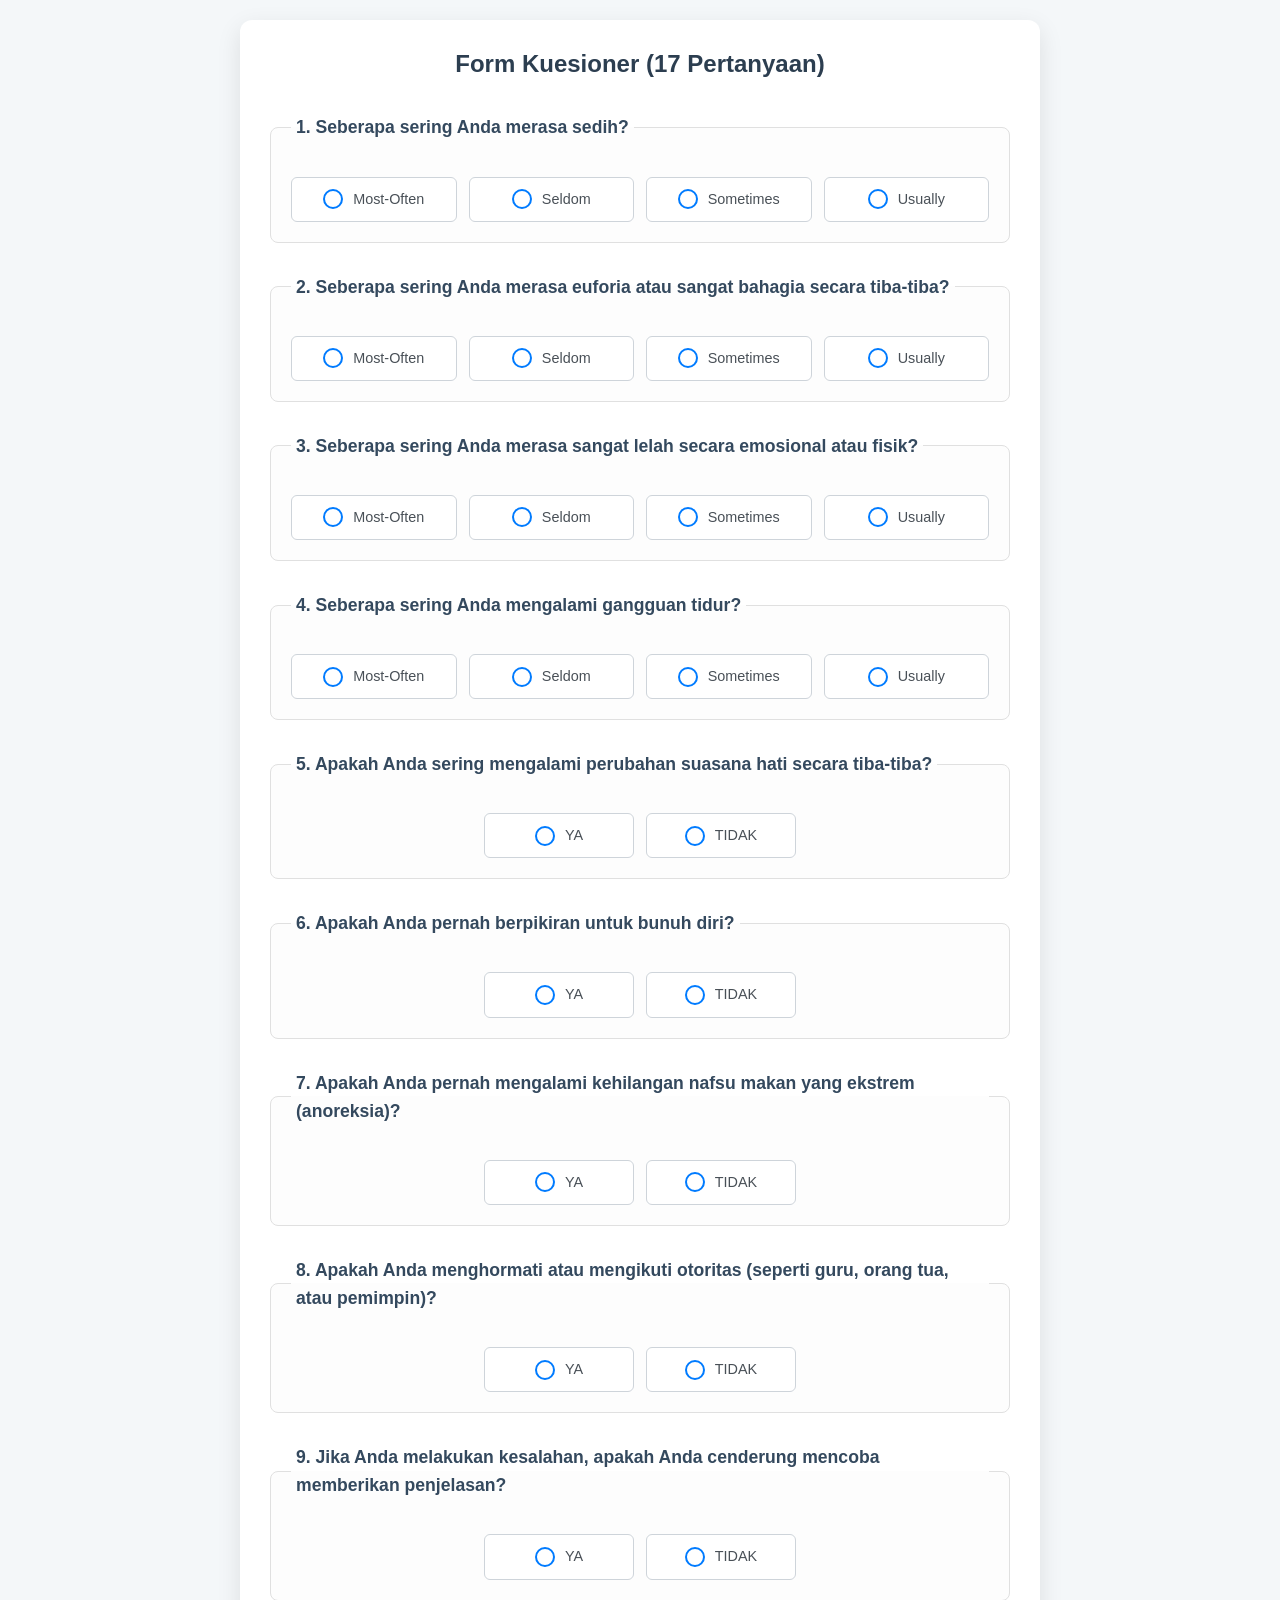
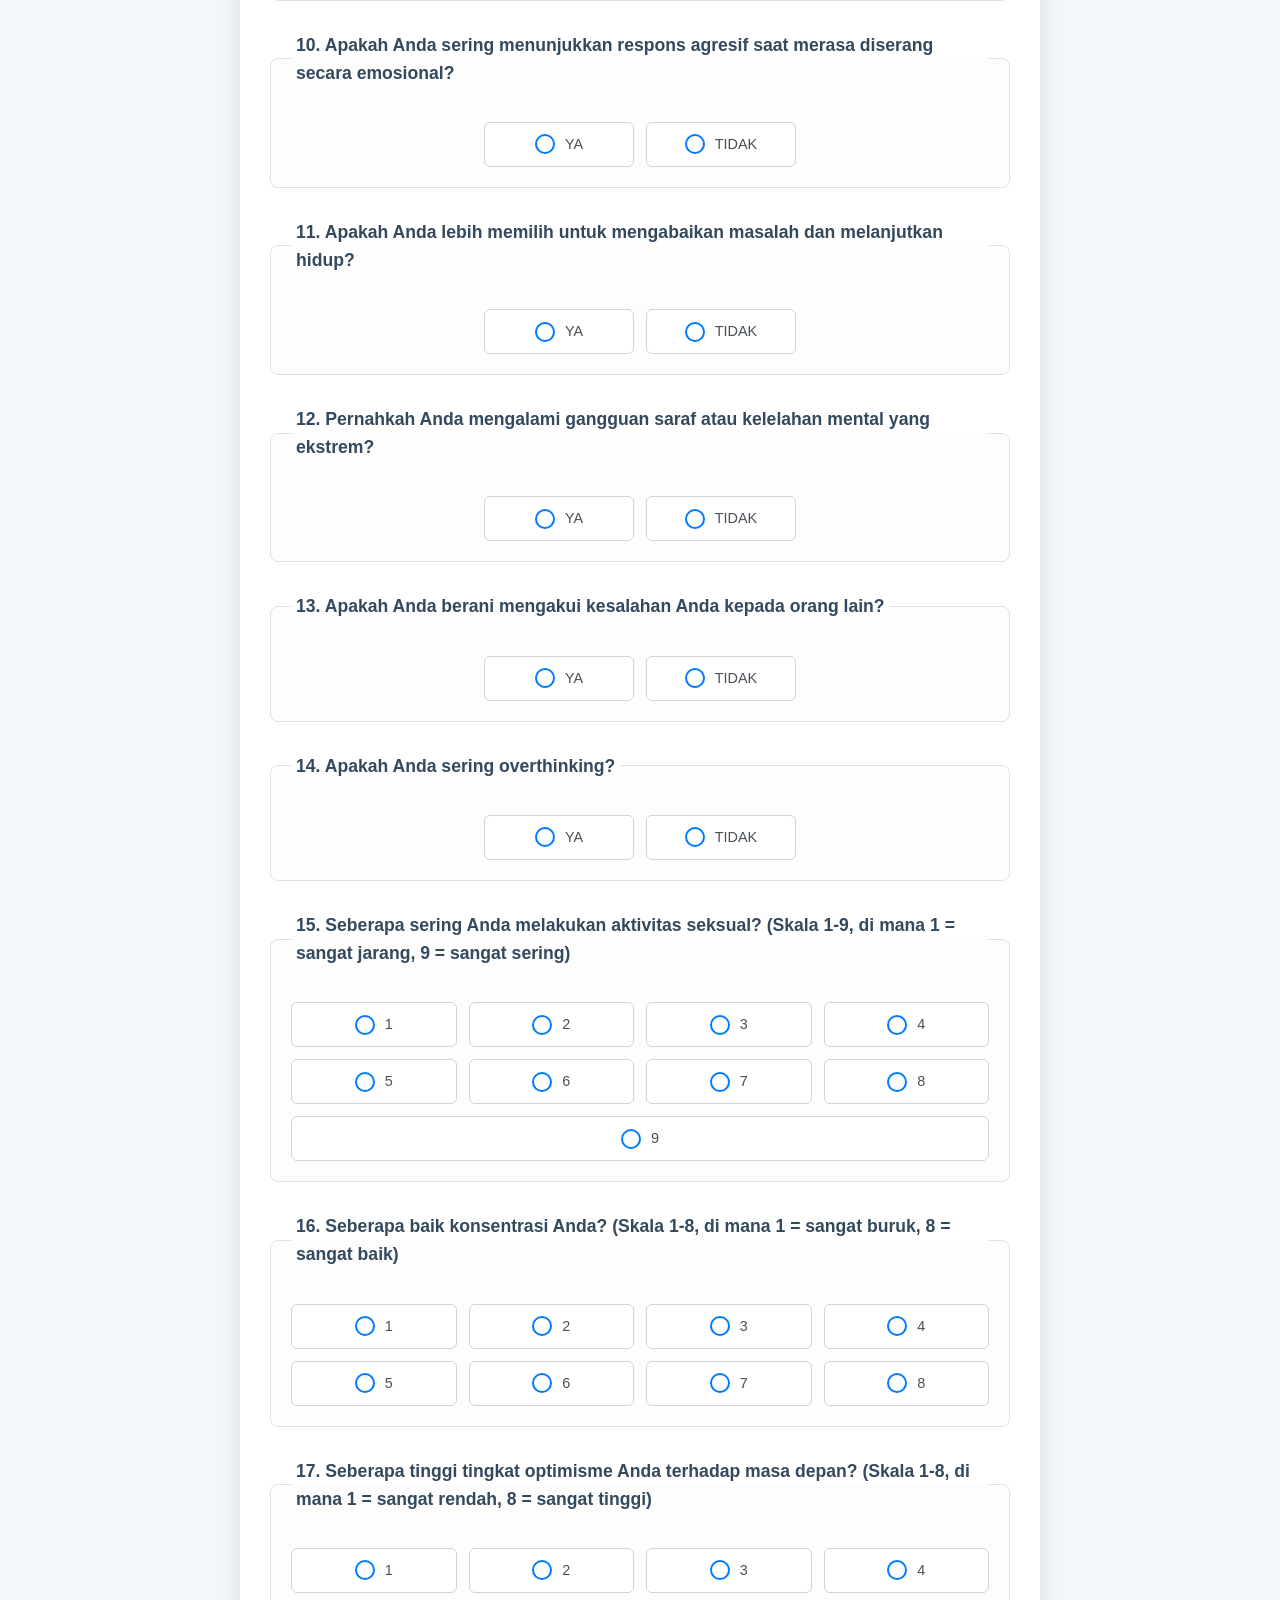
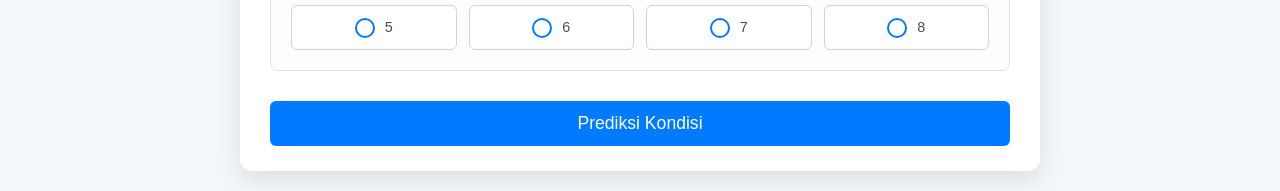
<file: index.html>
<!DOCTYPE html>
<html lang="id">
<head>
  <meta charset="UTF-8">
  <meta name="viewport" content="width=device-width, initial-scale=1.0">
  <title>Kuesioner Klasifikasi Kondisi</title>
  <!-- Asumsi style.css ada dan sudah benar -->
  <link rel="stylesheet" href="style.css">
  <style>
    /* Tambahan CSS sederhana untuk memastikan elemen hasil terlihat jika style.css tidak lengkap */
    .hidden { display: none; }
    #resultContainer { margin-top: 20px; padding: 15px; border: 1px solid #ccc; background-color: #f9f9f9; border-radius: 5px; }
    #resultText { font-weight: bold; }
    .loading { color: #007bff; }
    .error { color: red; }
  </style>
</head>
<body>
  <div class="container">
    <h2>Form Kuesioner (17 Pertanyaan)</h2>
    <form id="predictForm">
      <fieldset class="question-group">
        <legend>1. Seberapa sering Anda merasa sedih?</legend>
        <div class="options-container">
          <label><input type="radio" name="Sadness" value="0" required><span class="option-text">Most-Often</span></label>
          <label><input type="radio" name="Sadness" value="1"><span class="option-text">Seldom</span></label>
          <label><input type="radio" name="Sadness" value="2"><span class="option-text">Sometimes</span></label>
          <label><input type="radio" name="Sadness" value="3"><span class="option-text">Usually</span></label>
        </div>
      </fieldset>

      <fieldset class="question-group">
        <legend>2. Seberapa sering Anda merasa euforia atau sangat bahagia secara tiba-tiba?</legend>
        <div class="options-container">
          <label><input type="radio" name="Euphoric" value="0" required><span class="option-text">Most-Often</span></label>
          <label><input type="radio" name="Euphoric" value="1"><span class="option-text">Seldom</span></label>
          <label><input type="radio" name="Euphoric" value="2"><span class="option-text">Sometimes</span></label>
          <label><input type="radio" name="Euphoric" value="3"><span class="option-text">Usually</span></label>
        </div>
      </fieldset>

      <fieldset class="question-group">
        <legend>3. Seberapa sering Anda merasa sangat lelah secara emosional atau fisik?</legend>
        <div class="options-container">
          <label><input type="radio" name="Exhausted" value="0" required><span class="option-text">Most-Often</span></label>
          <label><input type="radio" name="Exhausted" value="1"><span class="option-text">Seldom</span></label>
          <label><input type="radio" name="Exhausted" value="2"><span class="option-text">Sometimes</span></label>
          <label><input type="radio" name="Exhausted" value="3"><span class="option-text">Usually</span></label>
        </div>
      </fieldset>

      <fieldset class="question-group">
        <legend>4. Seberapa sering Anda mengalami gangguan tidur?</legend>
        <div class="options-container">
          <label><input type="radio" name="Sleep_dissorder" value="0" required><span class="option-text">Most-Often</span></label>
          <label><input type="radio" name="Sleep_dissorder" value="1"><span class="option-text">Seldom</span></label>
          <label><input type="radio" name="Sleep_dissorder" value="2"><span class="option-text">Sometimes</span></label>
          <label><input type="radio" name="Sleep_dissorder" value="3"><span class="option-text">Usually</span></label>
        </div>
      </fieldset>

      <fieldset class="question-group">
        <legend>5. Apakah Anda sering mengalami perubahan suasana hati secara tiba-tiba?</legend>
        <div class="options-container center">
          <label><input type="radio" name="Mood_Swing" value="1" required><span class="option-text">YA</span></label>
          <label><input type="radio" name="Mood_Swing" value="0"><span class="option-text">TIDAK</span></label>
        </div>
      </fieldset>

      <fieldset class="question-group">
        <legend>6. Apakah Anda pernah berpikiran untuk bunuh diri?</legend>
        <div class="options-container center">
          <label><input type="radio" name="Suicidal_thoughts" value="1" required><span class="option-text">YA</span></label>
          <label><input type="radio" name="Suicidal_thoughts" value="0"><span class="option-text">TIDAK</span></label>
        </div>
      </fieldset>

      <fieldset class="question-group">
        <legend>7. Apakah Anda pernah mengalami kehilangan nafsu makan yang ekstrem (anoreksia)?</legend>
        <div class="options-container center">
          <label><input type="radio" name="Anorxia" value="1" required><span class="option-text">YA</span></label> <!-- Typo Anorxia dipertahankan jika API dilatih dengan ini -->
          <label><input type="radio" name="Anorxia" value="0"><span class="option-text">TIDAK</span></label>
        </div>
      </fieldset>

      <fieldset class="question-group">
        <legend>8. Apakah Anda menghormati atau mengikuti otoritas (seperti guru, orang tua, atau pemimpin)?</legend>
        <div class="options-container center">
          <label><input type="radio" name="Authority_Respect" value="1" required><span class="option-text">YA</span></label>
          <label><input type="radio" name="Authority_Respect" value="0"><span class="option-text">TIDAK</span></label>
        </div>
      </fieldset>

      <fieldset class="question-group">
        <legend>9. Jika Anda melakukan kesalahan, apakah Anda cenderung mencoba memberikan penjelasan?</legend>
        <div class="options-container center">
          <label><input type="radio" name="Try_Explanation" value="1" required><span class="option-text">YA</span></label>
          <label><input type="radio" name="Try_Explanation" value="0"><span class="option-text">TIDAK</span></label>
        </div>
      </fieldset>

      <fieldset class="question-group">
        <legend>10. Apakah Anda sering menunjukkan respons agresif saat merasa diserang secara emosional?</legend>
        <div class="options-container center">
          <label><input type="radio" name="Aggressive_Response" value="1" required><span class="option-text">YA</span></label>
          <label><input type="radio" name="Aggressive_Response" value="0"><span class="option-text">TIDAK</span></label>
        </div>
      </fieldset>

      <fieldset class="question-group">
        <legend>11. Apakah Anda lebih memilih untuk mengabaikan masalah dan melanjutkan hidup?</legend>
        <div class="options-container center">
          <label><input type="radio" name="Ignore_Move_On" value="1" required><span class="option-text">YA</span></label>
          <label><input type="radio" name="Ignore_Move_On" value="0"><span class="option-text">TIDAK</span></label>
        </div>
      </fieldset>

      <fieldset class="question-group">
        <legend>12. Pernahkah Anda mengalami gangguan saraf atau kelelahan mental yang ekstrem?</legend>
        <div class="options-container center">
          <label><input type="radio" name="Nervous_Break_down" value="1" required><span class="option-text">YA</span></label>
          <label><input type="radio" name="Nervous_Break_down" value="0"><span class="option-text">TIDAK</span></label>
        </div>
      </fieldset>

      <fieldset class="question-group">
        <legend>13. Apakah Anda berani mengakui kesalahan Anda kepada orang lain?</legend>
        <div class="options-container center">
          <label><input type="radio" name="Admit_Mistakes" value="1" required><span class="option-text">YA</span></label>
          <label><input type="radio" name="Admit_Mistakes" value="0"><span class="option-text">TIDAK</span></label>
        </div>
      </fieldset>

      <fieldset class="question-group">
        <legend>14. Apakah Anda sering overthinking?</legend>
        <div class="options-container center">
          <label><input type="radio" name="Overthinking" value="1" required><span class="option-text">YA</span></label>
          <label><input type="radio" name="Overthinking" value="0"><span class="option-text">TIDAK</span></label>
        </div>
      </fieldset>

      <fieldset class="question-group">
        <legend>15. Seberapa sering Anda melakukan aktivitas seksual? (Skala 1-9, di mana 1 = sangat jarang, 9 = sangat sering)</legend>
        <div class="options-container">
          <label><input type="radio" name="Sexual_Activity" value="0" required><span class="option-text">1</span></label>
          <label><input type="radio" name="Sexual_Activity" value="1"><span class="option-text">2</span></label>
          <label><input type="radio" name="Sexual_Activity" value="2"><span class="option-text">3</span></label>
          <label><input type="radio" name="Sexual_Activity" value="3"><span class="option-text">4</span></label>
          <label><input type="radio" name="Sexual_Activity" value="4"><span class="option-text">5</span></label>
          <label><input type="radio" name="Sexual_Activity" value="5"><span class="option-text">6</span></label>
          <label><input type="radio" name="Sexual_Activity" value="6"><span class="option-text">7</span></label>
          <label><input type="radio" name="Sexual_Activity" value="7"><span class="option-text">8</span></label>
          <label><input type="radio" name="Sexual_Activity" value="8"><span class="option-text">9</span></label>
        </div>
      </fieldset>

      <fieldset class="question-group">
        <legend>16. Seberapa baik konsentrasi Anda? (Skala 1-8, di mana 1 = sangat buruk, 8 = sangat baik)</legend>
        <div class="options-container">
          <label><input type="radio" name="Concentration" value="0" required><span class="option-text">1</span></label>
          <label><input type="radio" name="Concentration" value="1"><span class="option-text">2</span></label>
          <label><input type="radio" name="Concentration" value="2"><span class="option-text">3</span></label>
          <label><input type="radio" name="Concentration" value="3"><span class="option-text">4</span></label>
          <label><input type="radio" name="Concentration" value="4"><span class="option-text">5</span></label>
          <label><input type="radio" name="Concentration" value="5"><span class="option-text">6</span></label>
          <label><input type="radio" name="Concentration" value="6"><span class="option-text">7</span></label>
          <label><input type="radio" name="Concentration" value="7"><span class="option-text">8</span></label>
        </div>
      </fieldset>

      <fieldset class="question-group">
        <legend>17. Seberapa tinggi tingkat optimisme Anda terhadap masa depan? (Skala 1-8, di mana 1 = sangat rendah, 8 = sangat tinggi)</legend>
        <div class="options-container">
          <label><input type="radio" name="Optimisim" value="0" required><span class="option-text">1</span></label> <!-- Typo Optimisim dipertahankan -->
          <label><input type="radio" name="Optimisim" value="1"><span class="option-text">2</span></label>
          <label><input type="radio" name="Optimisim" value="2"><span class="option-text">3</span></label>
          <label><input type="radio" name="Optimisim" value="3"><span class="option-text">4</span></label>
          <label><input type="radio" name="Optimisim" value="4"><span class="option-text">5</span></label>
          <label><input type="radio" name="Optimisim" value="5"><span class="option-text">6</span></label>
          <label><input type="radio" name="Optimisim" value="6"><span class="option-text">7</span></label>
          <label><input type="radio" name="Optimisim" value="7"><span class="option-text">8</span></label>
        </div>
      </fieldset>

      <button type="submit" class="submit-button">Prediksi Kondisi</button>
    </form>

    <div id="resultContainer" class="hidden">
      <p id="resultText"></p>
    </div>
  </div>

  <script>
    const form = document.getElementById("predictForm");
    const resultContainer = document.getElementById("resultContainer");
    const resultText = document.getElementById("resultText");

    // Daftar nama-nama input (sesuai dengan atribut `name` dari setiap radio button, dalam urutan yang benar)
    const orderedFeatureNames = [
      "Sadness", "Euphoric", "Exhausted", "Sleep_dissorder",
      "Mood_Swing", "Suicidal_thoughts", "Anorxia", "Authority_Respect",
      "Try_Explanation", "Aggressive_Response", "Ignore_Move_On",
      "Nervous_Break_down", "Admit_Mistakes", "Overthinking",
      "Sexual_Activity", "Concentration", "Optimisim" 
      // Pastikan ini 17 nama dan urutannya sesuai dengan yang diharapkan model API.
      // Typo seperti "Anorxia" dan "Optimisim" dipertahankan jika model dilatih dengan nama tersebut.
      // Jika tidak, sesuaikan nama ini DAN di HTML.
    ];

    form.addEventListener("submit", async (e) => {
      e.preventDefault();
      resultText.textContent = "Memproses...";
      resultText.className = 'loading'; // Tambahkan class untuk styling loading
      resultContainer.classList.remove("hidden");

      // Ambil nilai dari masing-masing input radio yang dipilih
      const features = orderedFeatureNames.map(name => {
        const selectedRadio = form.querySelector(`input[name="${name}"]:checked`);
        return selectedRadio ? parseFloat(selectedRadio.value) : NaN; // Gunakan parseFloat untuk konsistensi
      });

      // Validasi apakah semua pertanyaan telah dijawab
      if (features.some(isNaN)) {
        resultText.textContent = "Pastikan semua 17 pertanyaan telah dijawab.";
        resultText.className = 'error'; // Tambahkan class untuk styling error
        return;
      }

      console.log("Fitur yang dikirim:", features); // Untuk debugging

      try {
        const response = await fetch("https://rizaaf-klasifikasi-tf.hf.space/predict", {
          method: "POST",
          headers: {
            "Content-Type": "application/json"
          },
          body: JSON.stringify({ features: features }) // API mengharapkan objek dengan key 'features'
        });

        if (!response.ok) {
          // Coba baca detail error jika ada dari server
          let errorDetail = `Server error: ${response.status}`;
          try {
            const errorData = await response.json();
            if (errorData && errorData.detail) {
              errorDetail = `Error dari server: ${errorData.detail}`;
            }
          } catch (jsonError) {
            // Biarkan errorDetail yang sudah ada
          }
          throw new Error(errorDetail);
        }

        const data = await response.json();

        // Tampilkan hasil prediksi
        resultText.textContent = `Kondisi: ${data.kondisi}, Keyakinan: ${Math.round(data.confidence * 100)}%`;
        resultText.className = ''; // Hapus class error/loading
        
      } catch (error) {
        console.error("Error saat prediksi:", error);
        resultText.textContent = "Error: " + error.message;
        resultText.className = 'error'; // Tambahkan class untuk styling error
      }
    });
  </script>

</body>
</html>
</file>
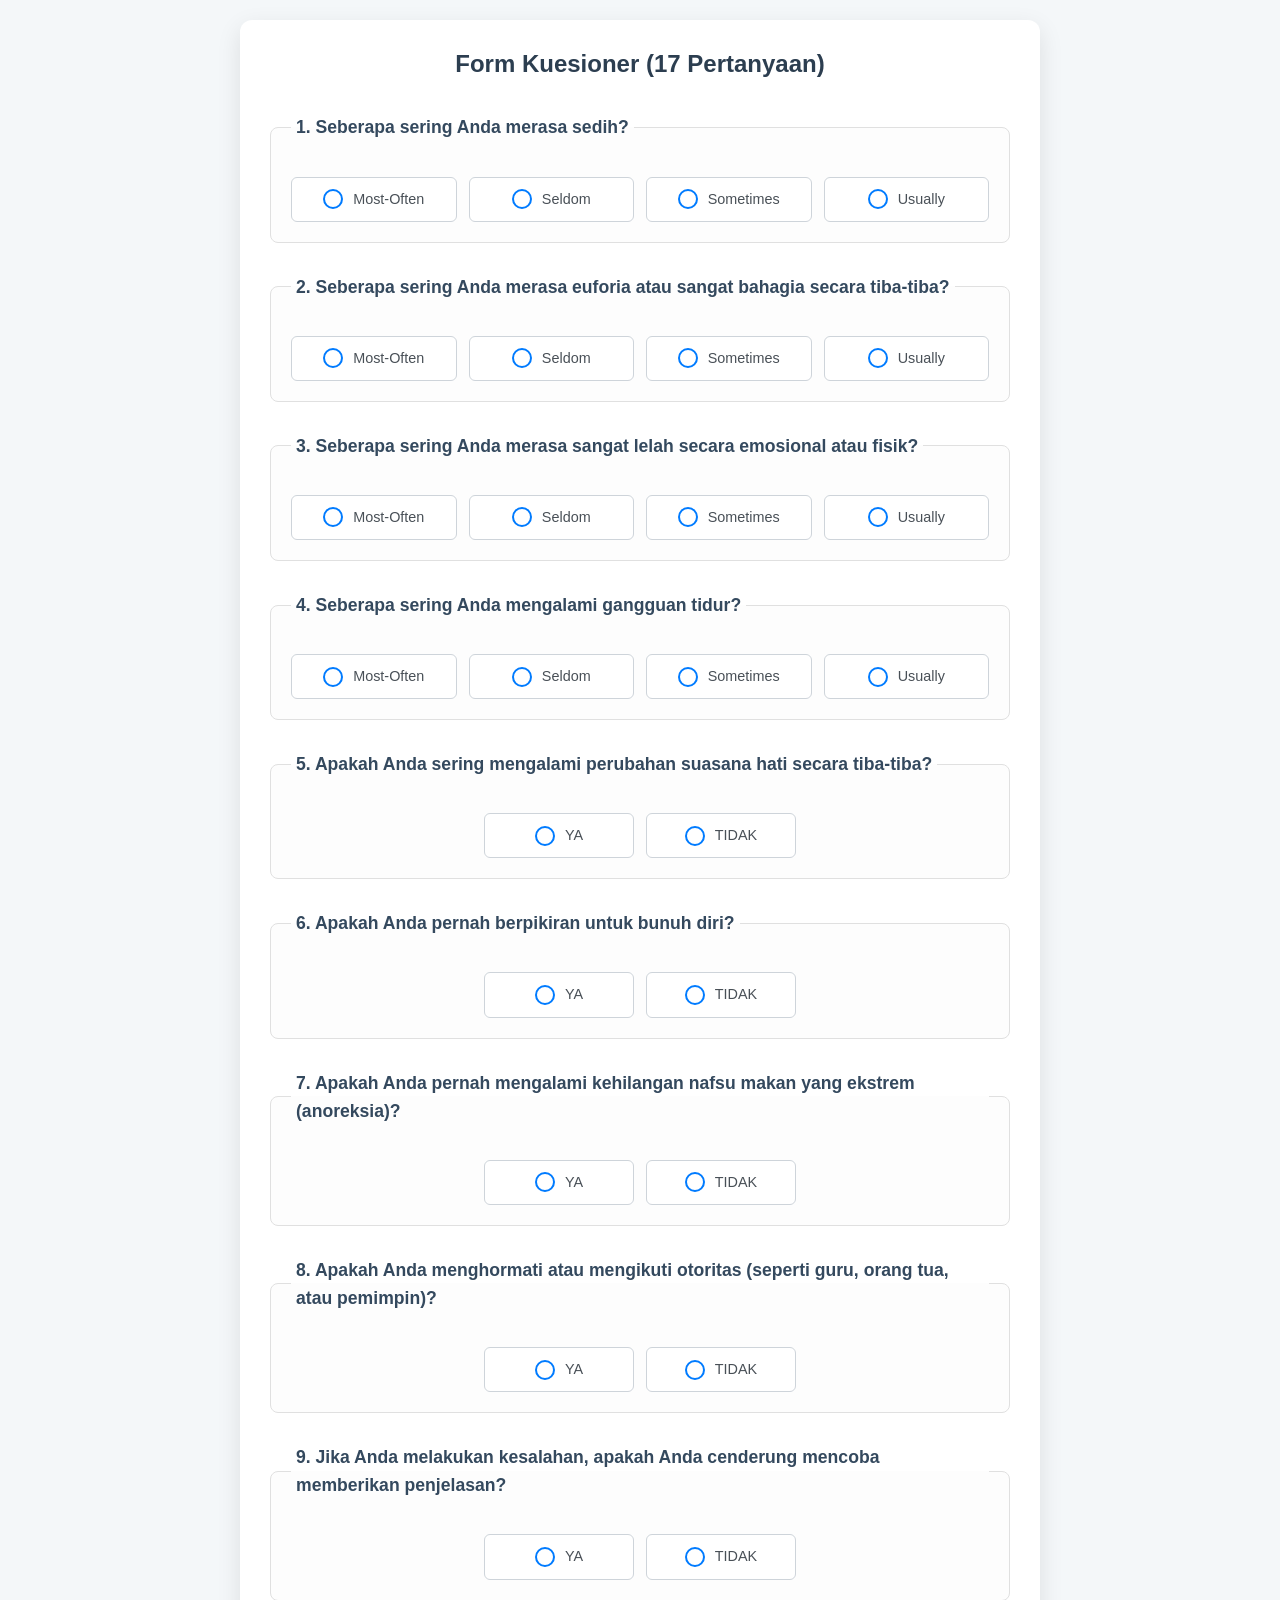
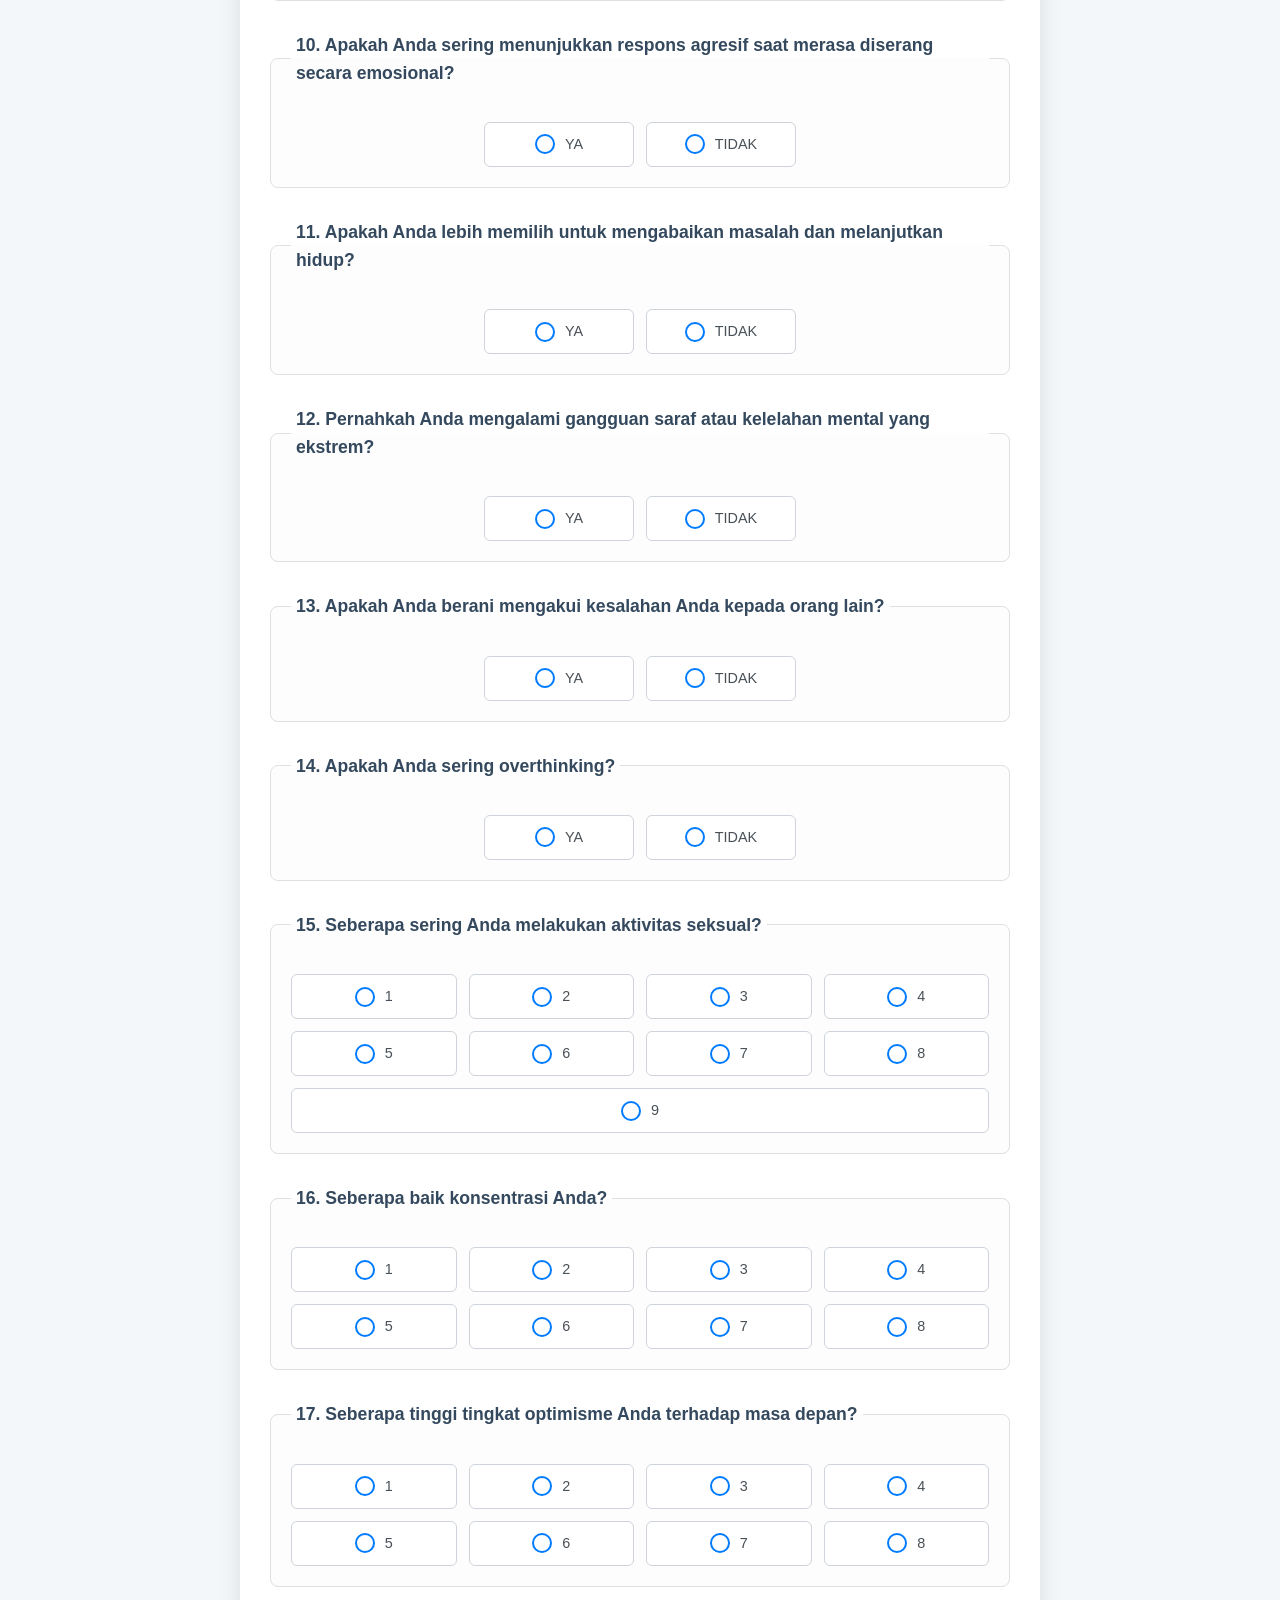
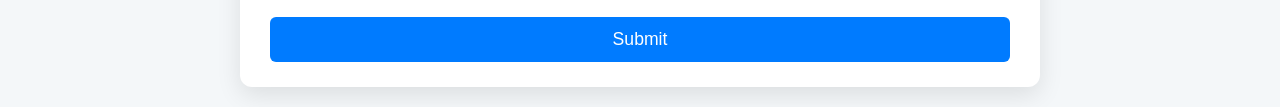
<file: tes.html>
<!DOCTYPE html>
<html lang="id">
<head>
  <meta charset="UTF-8">
  <meta name="viewport" content="width=device-width, initial-scale=1.0">
  <title>Kuesioner Klasifikasi Bipolar</title>
  <link rel="stylesheet" href="style.css">
</head>
<body>
  <div class="container">
    <h2>Form Kuesioner (17 Pertanyaan)</h2>
    <form id="predictForm">
      <fieldset class="question-group">
        <legend>1. Seberapa sering Anda merasa sedih?</legend>
        <div class="options-container">
          <label><input type="radio" name="Sadness" value="0" required><span class="option-text">Most-Often</span></label>
          <label><input type="radio" name="Sadness" value="1"><span class="option-text">Seldom</span></label>
          <label><input type="radio" name="Sadness" value="2"><span class="option-text">Sometimes</span></label>
          <label><input type="radio" name="Sadness" value="3"><span class="option-text">Usually</span></label>
        </div>
      </fieldset>

      <fieldset class="question-group">
        <legend>2. Seberapa sering Anda merasa euforia atau sangat bahagia secara tiba-tiba?</legend>
        <div class="options-container">
          <label><input type="radio" name="Euphoric" value="0" required><span class="option-text">Most-Often</span></label>
          <label><input type="radio" name="Euphoric" value="1"><span class="option-text">Seldom</span></label>
          <label><input type="radio" name="Euphoric" value="2"><span class="option-text">Sometimes</span></label>
          <label><input type="radio" name="Euphoric" value="3"><span class="option-text">Usually</span></label>
        </div>
      </fieldset>

      <fieldset class="question-group">
        <legend>3. Seberapa sering Anda merasa sangat lelah secara emosional atau fisik?</legend>
        <div class="options-container">
          <label><input type="radio" name="Exhausted" value="0" required><span class="option-text">Most-Often</span></label>
          <label><input type="radio" name="Exhausted" value="1"><span class="option-text">Seldom</span></label>
          <label><input type="radio" name="Exhausted" value="2"><span class="option-text">Sometimes</span></label>
          <label><input type="radio" name="Exhausted" value="3"><span class="option-text">Usually</span></label>
        </div>
      </fieldset>

      <fieldset class="question-group">
        <legend>4. Seberapa sering Anda mengalami gangguan tidur?</legend>
        <div class="options-container">
          <label><input type="radio" name="Sleep_dissorder" value="0" required><span class="option-text">Most-Often</span></label>
          <label><input type="radio" name="Sleep_dissorder" value="1"><span class="option-text">Seldom</span></label>
          <label><input type="radio" name="Sleep_dissorder" value="2"><span class="option-text">Sometimes</span></label>
          <label><input type="radio" name="Sleep_dissorder" value="3"><span class="option-text">Usually</span></label>
        </div>
      </fieldset>

      <fieldset class="question-group">
        <legend>5. Apakah Anda sering mengalami perubahan suasana hati secara tiba-tiba?</legend>
        <div class="options-container center">
          <label><input type="radio" name="Mood_Swing" value="1" required><span class="option-text">YA</span></label>
          <label><input type="radio" name="Mood_Swing" value="0"><span class="option-text">TIDAK</span></label>
        </div>
      </fieldset>

      <fieldset class="question-group">
        <legend>6. Apakah Anda pernah berpikiran untuk bunuh diri?</legend>
        <div class="options-container center">
          <label><input type="radio" name="Suicidal_thoughts" value="1" required><span class="option-text">YA</span></label>
          <label><input type="radio" name="Suicidal_thoughts" value="0"><span class="option-text">TIDAK</span></label>
        </div>
      </fieldset>

      <fieldset class="question-group">
        <legend>7. Apakah Anda pernah mengalami kehilangan nafsu makan yang ekstrem (anoreksia)?</legend>
        <div class="options-container center">
          <label><input type="radio" name="Anorxia" value="1" required><span class="option-text">YA</span></label>
          <label><input type="radio" name="Anorxia" value="0"><span class="option-text">TIDAK</span></label>
        </div>
      </fieldset>

      <fieldset class="question-group">
        <legend>8. Apakah Anda menghormati atau mengikuti otoritas (seperti guru, orang tua, atau pemimpin)?</legend>
        <div class="options-container center">
          <label><input type="radio" name="Authority_Respect" value="1" required><span class="option-text">YA</span></label>
          <label><input type="radio" name="Authority_Respect" value="0"><span class="option-text">TIDAK</span></label>
        </div>
      </fieldset>

      <fieldset class="question-group">
        <legend>9. Jika Anda melakukan kesalahan, apakah Anda cenderung mencoba memberikan penjelasan?</legend>
        <div class="options-container center">
          <label><input type="radio" name="Try_Explanation" value="1" required><span class="option-text">YA</span></label>
          <label><input type="radio" name="Try_Explanation" value="0"><span class="option-text">TIDAK</span></label>
        </div>
      </fieldset>

      <fieldset class="question-group">
        <legend>10. Apakah Anda sering menunjukkan respons agresif saat merasa diserang secara emosional?</legend>
        <div class="options-container center">
          <label><input type="radio" name="Aggressive_Response" value="1" required><span class="option-text">YA</span></label>
          <label><input type="radio" name="Aggressive_Response" value="0"><span class="option-text">TIDAK</span></label>
        </div>
      </fieldset>

      <fieldset class="question-group">
        <legend>11. Apakah Anda lebih memilih untuk mengabaikan masalah dan melanjutkan hidup?</legend>
        <div class="options-container center">
          <label><input type="radio" name="Ignore_Move_On" value="1" required><span class="option-text">YA</span></label>
          <label><input type="radio" name="Ignore_Move_On" value="0"><span class="option-text">TIDAK</span></label>
        </div>
      </fieldset>

      <fieldset class="question-group">
        <legend>12. Pernahkah Anda mengalami gangguan saraf atau kelelahan mental yang ekstrem?</legend>
        <div class="options-container center">
          <label><input type="radio" name="Nervous_Break_down" value="1" required><span class="option-text">YA</span></label>
          <label><input type="radio" name="Nervous_Break_down" value="0"><span class="option-text">TIDAK</span></label>
        </div>
      </fieldset>

      <fieldset class="question-group">
        <legend>13. Apakah Anda berani mengakui kesalahan Anda kepada orang lain?</legend>
        <div class="options-container center">
          <label><input type="radio" name="Admit_Mistakes" value="1" required><span class="option-text">YA</span></label>
          <label><input type="radio" name="Admit_Mistakes" value="0"><span class="option-text">TIDAK</span></label>
        </div>
      </fieldset>

      <fieldset class="question-group">
        <legend>14. Apakah Anda sering overthinking?</legend>
        <div class="options-container center">
          <label><input type="radio" name="Overthinking" value="1" required><span class="option-text">YA</span></label>
          <label><input type="radio" name="Overthinking" value="0"><span class="option-text">TIDAK</span></label>
        </div>
      </fieldset>

      <fieldset class="question-group">
        <legend>15. Seberapa sering Anda melakukan aktivitas seksual?</legend>
        <div class="options-container">
          <label><input type="radio" name="Sexual_Activity" value="0" required><span class="option-text">1</span></label>
          <label><input type="radio" name="Sexual_Activity" value="1"><span class="option-text">2</span></label>
          <label><input type="radio" name="Sexual_Activity" value="2"><span class="option-text">3</span></label>
          <label><input type="radio" name="Sexual_Activity" value="3"><span class="option-text">4</span></label>
          <label><input type="radio" name="Sexual_Activity" value="4"><span class="option-text">5</span></label>
          <label><input type="radio" name="Sexual_Activity" value="5"><span class="option-text">6</span></label>
          <label><input type="radio" name="Sexual_Activity" value="6"><span class="option-text">7</span></label>
          <label><input type="radio" name="Sexual_Activity" value="7"><span class="option-text">8</span></label>
          <label><input type="radio" name="Sexual_Activity" value="8"><span class="option-text">9</span></label>
        </div>
      </fieldset>

      <fieldset class="question-group">
        <legend>16. Seberapa baik konsentrasi Anda?</legend>
        <div class="options-container">
          <label><input type="radio" name="Concentration" value="0" required><span class="option-text">1</span></label>
          <label><input type="radio" name="Concentration" value="1"><span class="option-text">2</span></label>
          <label><input type="radio" name="Concentration" value="2"><span class="option-text">3</span></label>
          <label><input type="radio" name="Concentration" value="3"><span class="option-text">4</span></label>
          <label><input type="radio" name="Concentration" value="4"><span class="option-text">5</span></label>
          <label><input type="radio" name="Concentration" value="5"><span class="option-text">6</span></label>
          <label><input type="radio" name="Concentration" value="6"><span class="option-text">7</span></label>
          <label><input type="radio" name="Concentration" value="7"><span class="option-text">8</span></label>
        </div>
      </fieldset>

      <fieldset class="question-group">
        <legend>17. Seberapa tinggi tingkat optimisme Anda terhadap masa depan?</legend>
        <div class="options-container">
          <label><input type="radio" name="Optimisim" value="0" required><span class="option-text">1</span></label>
          <label><input type="radio" name="Optimisim" value="1"><span class="option-text">2</span></label>
          <label><input type="radio" name="Optimisim" value="2"><span class="option-text">3</span></label>
          <label><input type="radio" name="Optimisim" value="3"><span class="option-text">4</span></label>
          <label><input type="radio" name="Optimisim" value="4"><span class="option-text">5</span></label>
          <label><input type="radio" name="Optimisim" value="5"><span class="option-text">6</span></label>
          <label><input type="radio" name="Optimisim" value="6"><span class="option-text">7</span></label>
          <label><input type="radio" name="Optimisim" value="7"><span class="option-text">8</span></label>
          <!-- <label><input type="radio" name="Optimisim" value="8"><span class="option-text">9</span></label> -->
        </div>
      </fieldset>

      <button type="submit" class="submit-button">Submit</button>
    </form>

    <div id="resultContainer" class="hidden">
      <p id="resultText"></p>
    </div>
  </div>

  <script>
    // Pastikan nama input sesuai dengan yang diharapkan API (urutan penting)
    const questionOrder = [
      "Sadness", "Euphoric", "Exhausted", "Sleep_dissorder", "Mood_Swing",
      "Suicidal_thoughts", "Anorxia", "Authority_Respect", "Try_Explanation",
      "Aggressive_Response", "Ignore_Move_On", "Nervous_Break_down",
      "Admit_Mistakes", "Overthinking", "Sexual_Activity", "Concentration", "Optimisim"
    ];

    document.getElementById("predictForm").addEventListener("submit", async function(e) {
      e.preventDefault();
      const resultContainer = document.getElementById("resultContainer");
      const resultText = document.getElementById("resultText");
      const submitButton = e.target.querySelector('.submit-button');

      resultText.textContent = "Memproses...";
      resultContainer.className = "loading"; 
      resultContainer.classList.remove("hidden");
      submitButton.disabled = true;
      submitButton.textContent = "Memproses...";

      const dataArray = [];
      let allAnswered = true;

      for (const name of questionOrder) {
        const selectedOption = document.querySelector(`input[name="${name}"]:checked`);
        if (selectedOption) {
          dataArray.push(parseInt(selectedOption.value));
        } else {
          allAnswered = false;
          break;
        }
      }

      if (!allAnswered) {
        resultText.textContent = "Harap jawab semua pertanyaan sebelum mengirim.";
        resultContainer.className = "error";
        submitButton.disabled = false;
        submitButton.textContent = "Submit";
        return;
      }

      if (dataArray.length !== 17) {
        resultText.textContent = "Terjadi kesalahan dalam pengumpulan data. Pastikan semua 17 pertanyaan terjawab.";
        resultContainer.className = "error";
        submitButton.disabled = false;
        submitButton.textContent = "Submit";
        return;
      }

      try {
        const response = await fetch("https://rizaaf-fastapi-classifier.hf.space/predict", {
          method: "POST",
          headers: { "Content-Type": "application/json" },
          body: JSON.stringify({ data: dataArray })
        });

        if (!response.ok) {
          let errorDetail = "Gagal memproses respons error dari server.";
          try {
            const errorData = await response.json();
            errorDetail = errorData.detail || `Error ${response.status}`;
          } catch (jsonError) {
            // Biarkan errorDetail default jika parsing JSON gagal
          }
          throw new Error(`Server merespons: ${errorDetail}`);
        }

        const result = await response.json();

        if (result && result.label) {
          resultText.textContent = `Hasil Klasifikasi: ${result.label}`;
          resultContainer.className = "success";
        } else {
          resultText.textContent = "Format respons tidak dikenali dari server.";
          resultContainer.className = "error";
        }

      } catch (error) {
        console.error("Error:", error);
        resultText.textContent = `Terjadi kesalahan: ${error.message}. Silakan coba lagi.`;
        resultContainer.className = "error";
      } finally {
            submitButton.disabled = false;
            submitButton.textContent = "Submit";
      }
    });
  </script>
</body>
</html>
</file>
<file: style.css>
/* Global Resets and Base Styles */
*,
*::before,
*::after {
  box-sizing: border-box;
  margin: 0;
  padding: 0;
}

html {
  scroll-behavior: smooth;
  font-size: 16px; /* Base font size */
}

body {
  font-family: -apple-system, BlinkMacSystemFont, 'Segoe UI', Roboto, Helvetica,
    Arial, sans-serif, 'Apple Color Emoji', 'Segoe UI Emoji', 'Segoe UI Symbol';
  line-height: 1.6;
  background-color: #f4f7f9; /* Softer background */
  color: #333;
  display: flex;
  justify-content: center;
  padding: 20px;
  min-height: 100vh;
}

.container {
  width: 100%;
  max-width: 800px; /* Max width of the content */
  background-color: #ffffff;
  padding: 25px 30px;
  border-radius: 12px;
  box-shadow: 0 8px 25px rgba(0, 0, 0, 0.1);
}

h2 {
  text-align: center;
  color: #2c3e50; /* Darker, more professional blue */
  margin-bottom: 30px;
  font-weight: 600;
}

/* Form Styling */
form {
  background-color: transparent; /* Form background now handled by .container */
  padding: 0; /* Padding handled by .container or .question-group */
  box-shadow: none; /* Shadow handled by .container */
}

.question-group {
  margin-bottom: 30px;
  padding: 20px;
  border: 1px solid #e0e0e0;
  border-radius: 8px;
  background-color: #fdfdfd;
  transition: box-shadow 0.3s ease;
}

.question-group:focus-within { /* Highlight when interacting with elements inside */
  border-color: #007bff;
  box-shadow: 0 0 0 3px rgba(0, 123, 255, 0.25);
}

.question-group legend {
  font-weight: 600; /* Slightly bolder */
  margin-bottom: 15px;
  font-size: 1.1rem; /* Relative font size */
  color: #34495e; /* Slightly different dark blue/grey */
  padding: 0 5px; /* Add a little padding around legend */
}

.options-container {
  display: flex;
  flex-wrap: wrap;
  gap: 12px; /* Increased gap */
  justify-content: flex-start;
}

.options-container.center {
  justify-content: center;
}

.options-container label {
  display: flex;
  align-items: center;
  padding: 10px 15px; /* Slightly more padding */
  border: 1px solid #ced4da; /* Softer border color */
  border-radius: 6px; /* More rounded */
  cursor: pointer;
  transition: background-color 0.2s, border-color 0.2s, box-shadow 0.2s;
  background-color: #fff;
  flex-grow: 1; /* Allow labels to grow */
  flex-basis: calc(25% - 12px); /* Default basis for 4 items per row, adjust as needed */
  min-width: 80px; /* Minimum width for an option */
  text-align: center; /* Center text within the label */
  justify-content: center; /* Center radio and text */
}

/* For YES/NO questions, make them take more space if only two */
.options-container.center label {
    flex-basis: calc(40% - 12px); /* Example: take up more space */
    max-width: 150px;
}


.options-container input[type="radio"] {
  margin-right: 10px;
  appearance: none;
  width: 20px; /* Slightly larger radio */
  height: 20px;
  border: 2px solid #007bff;
  border-radius: 50%;
  outline: none;
  cursor: pointer;
  position: relative;
  transition: background-color 0.2s, border-color 0.2s;
}

.options-container input[type="radio"]:checked {
  background-color: #007bff;
  border-color: #0056b3;
}

.options-container input[type="radio"]:checked::before {
  content: '';
  display: block;
  width: 10px; /* Adjust inner dot size */
  height: 10px;
  background-color: white;
  border-radius: 50%;
  position: absolute;
  top: 50%;
  left: 50%;
  transform: translate(-50%, -50%);
}

.options-container label:hover {
  background-color: #e9f5ff; /* Light blue hover */
  border-color: #007bff;
}

.options-container input[type="radio"]:focus { /* More visible focus for accessibility */
  box-shadow: 0 0 0 3px rgba(0, 123, 255, 0.25);
}

/* Style for when radio inside label is focused */
.options-container label:focus-within {
    border-color: #0056b3;
    box-shadow: 0 0 0 2px rgba(0, 123, 255, 0.2);
}


.options-container .option-text {
  font-size: 0.9rem;
  color: #495057;
}

/* Button Styling */
.submit-button {
  display: block;
  width: 100%;
  margin-top: 30px;
  padding: 12px 20px;
  background-color: #007bff;
  color: white;
  border: none;
  border-radius: 6px;
  font-size: 1.1rem;
  font-weight: 500;
  cursor: pointer;
  transition: background-color 0.2s, transform 0.1s;
}

.submit-button:hover {
  background-color: #0056b3;
}

.submit-button:active {
  transform: translateY(1px);
}

.submit-button:disabled {
  background-color: #cccccc;
  cursor: not-allowed;
}


/* Result Container Styling */
#resultContainer {
  margin-top: 30px;
  padding: 20px; /* More padding */
  border-radius: 8px; /* Consistent border-radius */
  text-align: center;
  font-size: 1.1rem; /* Slightly larger */
  font-weight: 500;
  transition: background-color 0.3s ease, color 0.3s ease;
}

#resultContainer.hidden {
  display: none;
}

#resultContainer.loading {
  color: #004085; /* Bootstrap info text color */
  background-color: #cce5ff; /* Bootstrap info background color */
  border: 1px solid #b8daff; /* Bootstrap info border color */
}

#resultContainer.error {
  color: #721c24; /* Bootstrap danger text color */
  background-color: #f8d7da; /* Bootstrap danger background color */
  border: 1px solid #f5c6cb; /* Bootstrap danger border color */
}

#resultContainer.success {
  color: #155724; /* Bootstrap success text color */
  background-color: #d4edda; /* Bootstrap success background color */
  border: 1px solid #c3e6cb; /* Bootstrap success border color */
}

#resultText {
    margin: 0;
}

/* Responsive Adjustments */
@media (max-width: 768px) {
  .container {
    margin: 20px;
    padding: 20px;
  }

  h2 {
    font-size: 1.5rem;
  }

  .question-group legend {
    font-size: 1rem;
  }

  .options-container label {
    flex-basis: calc(50% - 10px); /* 2 items per row on tablets */
    font-size: 0.85rem; /* Adjust font size inside labels */
    padding: 8px 12px;
  }
   .options-container.center label { /* For YES/NO on tablet */
    flex-basis: calc(50% - 10px);
    max-width: none;
  }

  .options-container input[type="radio"] {
    width: 18px;
    height: 18px;
  }
   .options-container input[type="radio"]:checked::before {
    width: 8px;
    height: 8px;
  }
}

@media (max-width: 480px) {
  html {
    font-size: 14px; /* Reduce base font for small devices */
  }
  .container {
    margin: 10px;
    padding: 15px;
    border-radius: 8px;
  }

  h2 {
    font-size: 1.3rem;
    margin-bottom: 20px;
  }
  .question-group {
      padding: 15px;
      margin-bottom: 20px;
  }

  .question-group legend {
    font-size: 0.95rem;
    margin-bottom: 10px;
  }

  .options-container {
    gap: 8px;
  }

  .options-container label {
    /* For very small screens, stack options if needed, or allow flexible wrapping */
    flex-basis: 100%; /* Each option takes full width */
    /* Or, for scales with many small items: */
    /* flex-basis: calc(33.33% - 8px); /* E.g. 3 items per row for scales */
    /* min-width: 60px; */
    padding: 10px; /* Ensure tap targets are large enough */
  }

  .options-container.center label { /* For YES/NO make them full width */
      flex-basis: 100%;
  }

  /* If you have many items in a scale, you might prefer them to stay somewhat horizontal */
  .options-container:not(.center) label { /* For Likert scales etc. */
    flex-basis: calc(33.33% - 8px); /* 3 items per row */
     min-width: 70px; /* Ensure text fits */
  }


  .submit-button {
    font-size: 1rem;
    padding: 10px 15px;
  }

  #resultContainer {
    font-size: 1rem;
    padding: 15px;
  }
}
</file>
